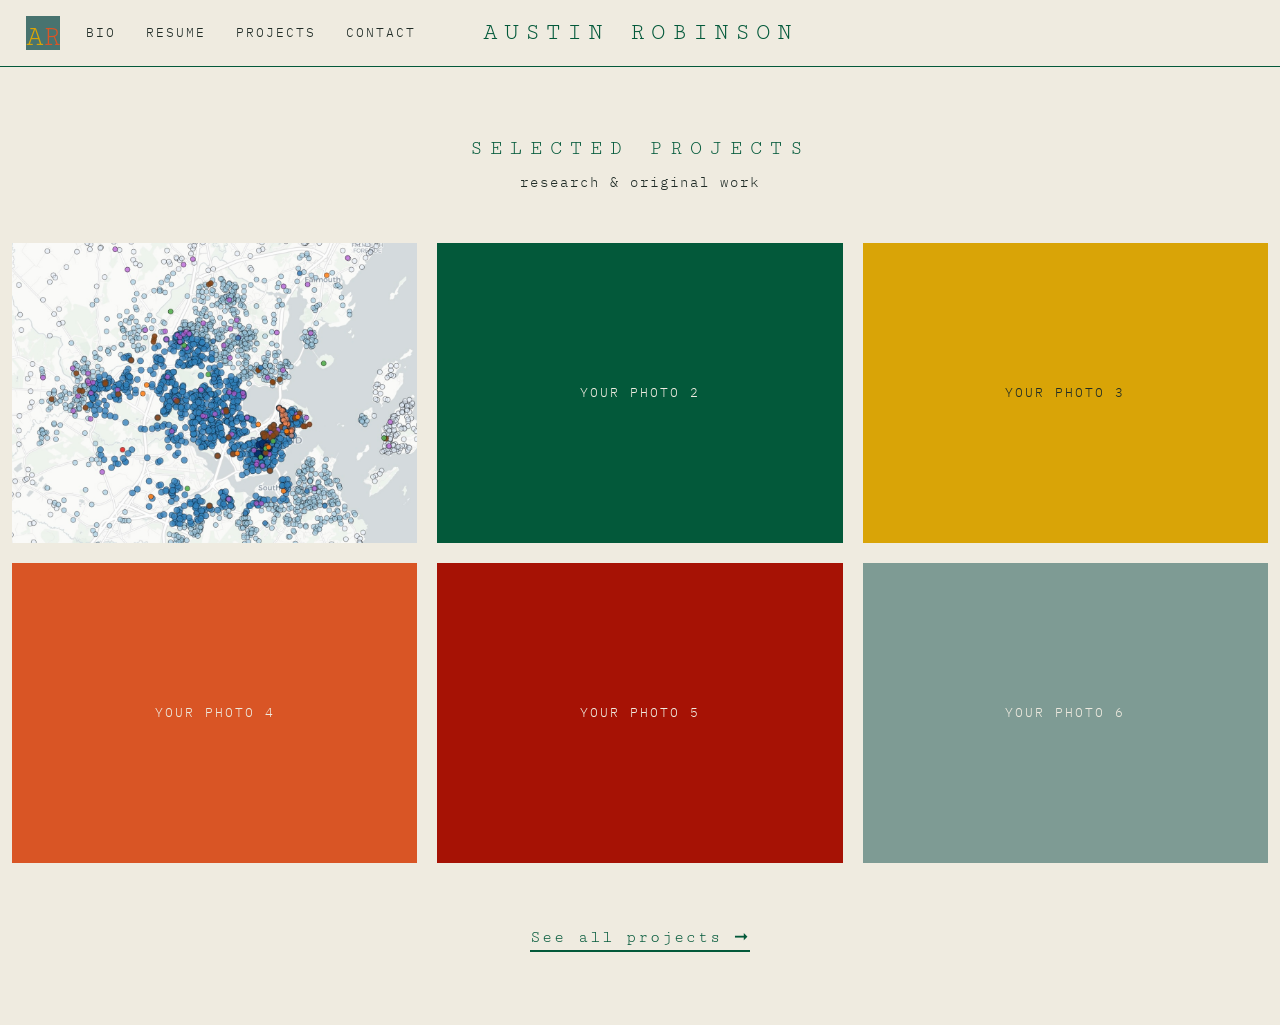
<file: index.html>
<!DOCTYPE html>
<html lang="en">
<head>
<meta charset="UTF-8">
<meta name="viewport" content="width=device-width, initial-scale=1.0">
<title>Austin Robinson</title>
<link rel="preconnect" href="https://fonts.googleapis.com">
<link href="https://fonts.googleapis.com/css2?family=Cutive+Mono&family=IBM+Plex+Mono:wght@300;400;500&display=swap" rel="stylesheet">
<link rel="stylesheet" href="style.css">
</head>
<body>

<nav>
  <a class="logo" href="index.html" aria-label="Home">
    <svg class="logo-mark" viewBox="0 0 34 34" xmlns="http://www.w3.org/2000/svg" aria-hidden="true">
      <rect x="0" y="0" width="34" height="34" fill="#48736F"/>
      <text x="0" y="29" font-family="'Cutive Mono', monospace" font-size="29" fill="#D9A407">A</text>
      <text x="17" y="29" font-family="'Cutive Mono', monospace" font-size="29" fill="#D95525">R</text>
    </svg>
  </a>
  <div class="nav-links">
    <a href="bio.html">bio</a>
    <a href="resume.html">resume</a>
    <a href="projects.html">projects</a>
    <a href="contact.html">contact</a>
  </div>
  <a class="nav-name" href="index.html">Austin Robinson</a>
</nav>

<section id="projects">
  <div class="section-head">
    <h2>Selected Projects</h2>
    <span>research &amp; original work</span>
  </div>

  <div class="projects">
    <!-- To use a real photo, replace the .ph div with:
         <img src="images/project-name.jpg" alt="Project name"> -->
    <a class="tile" href="https://austinrobinson.info/MRLBA_Final_Priority_Map_Enhanced.html"><img src="maine-map-screenshot.png" alt="Maine Priority Map"><div class="tile-caption">Maine Priority Map</div></a>
    <a class="tile" href="#"><div class="ph ph-2">Your photo 2</div><div class="tile-caption">Project title two</div></a>
    <a class="tile" href="#"><div class="ph ph-3">Your photo 3</div><div class="tile-caption">Project title three</div></a>
    <a class="tile" href="#"><div class="ph ph-4">Your photo 4</div><div class="tile-caption">Project title four</div></a>
    <a class="tile" href="#"><div class="ph ph-5">Your photo 5</div><div class="tile-caption">Project title five</div></a>
    <a class="tile" href="#"><div class="ph ph-6">Your photo 6</div><div class="tile-caption">Project title six</div></a>
  </div>

  <div class="more-link">
    <a href="projects.html">See all projects &#10142;</a>
  </div>
</section>

</body>
</html>
</file>
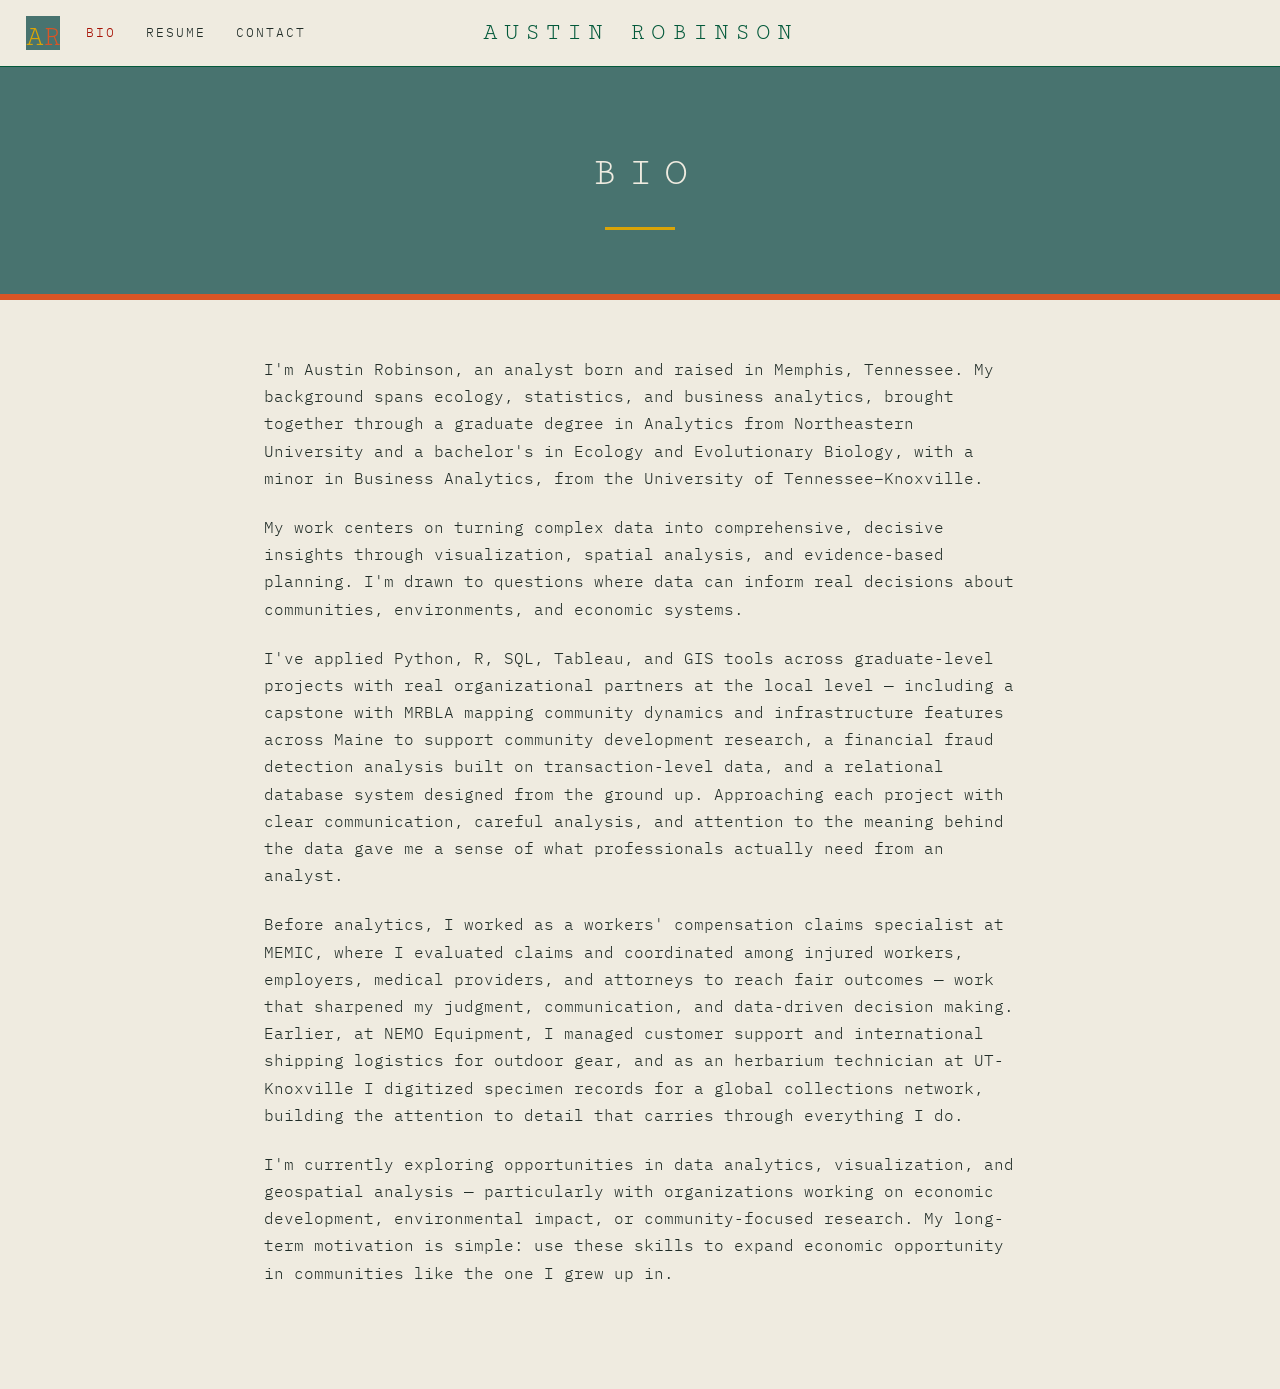
<file: bio.html>
<!DOCTYPE html>
<html lang="en">
<head>
<meta charset="UTF-8">
<meta name="viewport" content="width=device-width, initial-scale=1.0">
<title>Bio — Austin Robinson</title>
<link rel="preconnect" href="https://fonts.googleapis.com">
<link href="https://fonts.googleapis.com/css2?family=Cutive+Mono&family=IBM+Plex+Mono:wght@300;400;500&display=swap" rel="stylesheet">
<link rel="stylesheet" href="style.css">
</head>
<body>

<nav>
  <a class="logo" href="index.html" aria-label="Home">
    <svg class="logo-mark" viewBox="0 0 34 34" xmlns="http://www.w3.org/2000/svg" aria-hidden="true">
      <rect x="0" y="0" width="34" height="34" fill="#48736F"/>
      <text x="0" y="29" font-family="'Cutive Mono', monospace" font-size="29" fill="#D9A407">A</text>
      <text x="17" y="29" font-family="'Cutive Mono', monospace" font-size="29" fill="#D95525">R</text>
    </svg>
  </a>
  <div class="nav-links">
    <a href="bio.html" class="active">bio</a>
    <a href="resume.html">resume</a>
    <a href="contact.html">contact</a>
  </div>
  <a class="nav-name" href="index.html">Austin Robinson</a>
</nav>

<header class="page-head">
  <h1>Bio</h1>
  <div class="rule"></div>
</header>

<main class="content">
  <p>I'm Austin Robinson, an analyst born and raised in Memphis, Tennessee. My background spans ecology, statistics, and business analytics, brought together through a graduate degree in Analytics from Northeastern University and a bachelor's in Ecology and Evolutionary Biology, with a minor in Business Analytics, from the University of Tennessee&ndash;Knoxville.</p>

  <p>My work centers on turning complex data into comprehensive, decisive insights through visualization, spatial analysis, and evidence-based planning. I'm drawn to questions where data can inform real decisions about communities, environments, and economic systems.</p>

  <p>I've applied Python, R, SQL, Tableau, and GIS tools across graduate-level projects with real organizational partners at the local level &mdash; including a capstone with MRBLA mapping community dynamics and infrastructure features across Maine to support community development research, a financial fraud detection analysis built on transaction-level data, and a relational database system designed from the ground up. Approaching each project with clear communication, careful analysis, and attention to the meaning behind the data gave me a sense of what professionals actually need from an analyst.</p>

  <p>Before analytics, I worked as a workers' compensation claims specialist at MEMIC, where I evaluated claims and coordinated among injured workers, employers, medical providers, and attorneys to reach fair outcomes &mdash; work that sharpened my judgment, communication, and data-driven decision making. Earlier, at NEMO Equipment, I managed customer support and international shipping logistics for outdoor gear, and as an herbarium technician at UT-Knoxville I digitized specimen records for a global collections network, building the attention to detail that carries through everything I do.</p>

  <p>I'm currently exploring opportunities in data analytics, visualization, and geospatial analysis &mdash; particularly with organizations working on economic development, environmental impact, or community-focused research. My long-term motivation is simple: use these skills to expand economic opportunity in communities like the one I grew up in.</p>
</main>

</body>
</html>
</file>
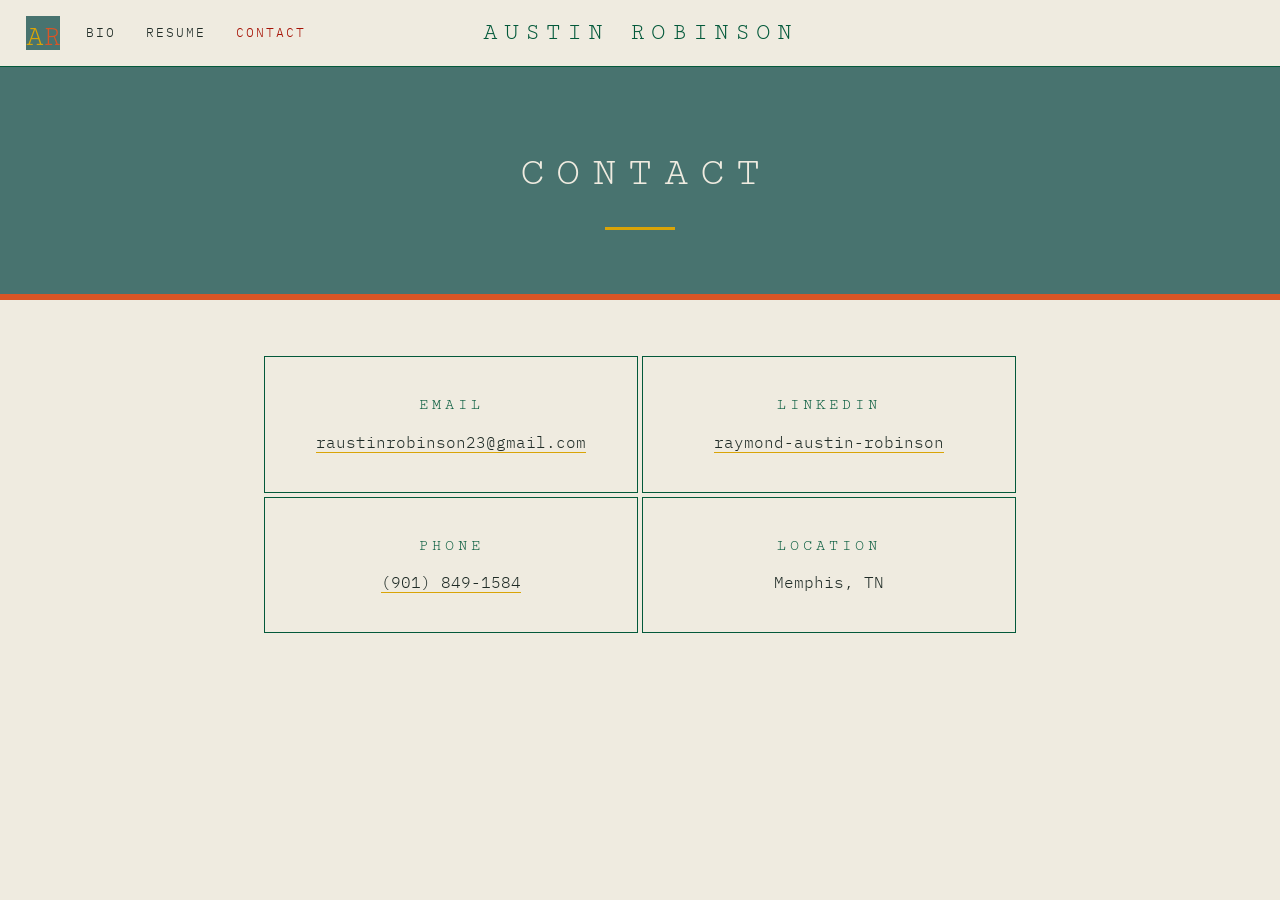
<file: contact.html>
<!DOCTYPE html>
<html lang="en">
<head>
<meta charset="UTF-8">
<meta name="viewport" content="width=device-width, initial-scale=1.0">
<title>Contact — Austin Robinson</title>
<link rel="preconnect" href="https://fonts.googleapis.com">
<link href="https://fonts.googleapis.com/css2?family=Cutive+Mono&family=IBM+Plex+Mono:wght@300;400;500&display=swap" rel="stylesheet">
<link rel="stylesheet" href="style.css">
</head>
<body>

<nav>
  <a class="logo" href="index.html" aria-label="Home">
    <svg class="logo-mark" viewBox="0 0 34 34" xmlns="http://www.w3.org/2000/svg" aria-hidden="true">
      <rect x="0" y="0" width="34" height="34" fill="#48736F"/>
      <text x="0" y="29" font-family="'Cutive Mono', monospace" font-size="29" fill="#D9A407">A</text>
      <text x="17" y="29" font-family="'Cutive Mono', monospace" font-size="29" fill="#D95525">R</text>
    </svg>
  </a>
  <div class="nav-links">
    <a href="bio.html">bio</a>
    <a href="resume.html">resume</a>
    <a href="contact.html" class="active">contact</a>
  </div>
  <a class="nav-name" href="index.html">Austin Robinson</a>
</nav>

<header class="page-head">
  <h1>Contact</h1>
  <div class="rule"></div>
</header>

<div class="contact-grid">
  <div class="contact-card">
    <h3>Email</h3>
    <a href="mailto:raustinrobinson23@gmail.com">raustinrobinson23@gmail.com</a>
  </div>
  <div class="contact-card">
    <h3>LinkedIn</h3>
    <a href="https://linkedin.com/in/raymond-austin-robinson" target="_blank" rel="noopener">raymond-austin-robinson</a>
  </div>
  <div class="contact-card">
    <h3>Phone</h3>
    <a href="tel:+19018491584">(901) 849-1584</a>
  </div>
  <div class="contact-card">
    <h3>Location</h3>
    <span>Memphis, TN</span>
  </div>
</div>

</body>
</html>
</file>
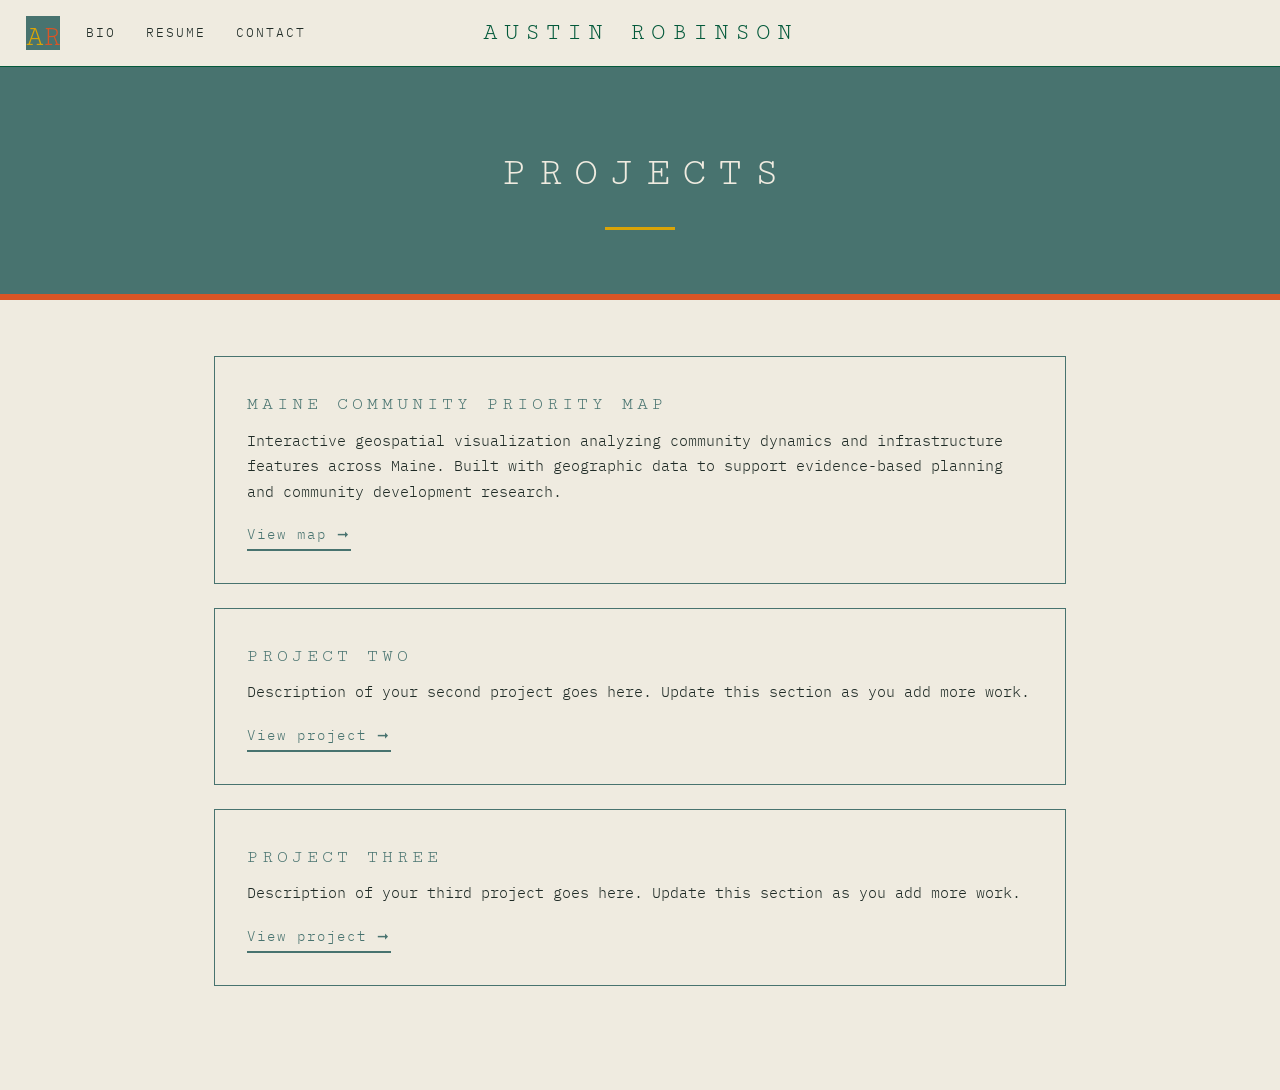
<file: projects.html>
<!DOCTYPE html>
<html lang="en">
<head>
<meta charset="UTF-8">
<meta name="viewport" content="width=device-width, initial-scale=1.0">
<title>Projects — Austin Robinson</title>
<link rel="preconnect" href="https://fonts.googleapis.com">
<link href="https://fonts.googleapis.com/css2?family=Cutive+Mono&family=IBM+Plex+Mono:wght@300;400;500&display=swap" rel="stylesheet">
<link rel="stylesheet" href="style.css">
<style>
  .projects-list {
    max-width: 900px;
    margin: 0 auto;
    padding: 56px 24px 80px;
  }
  .project-item {
    border: 1px solid #48736F;
    padding: 32px;
    margin-bottom: 24px;
    transition: background 0.2s, border-color 0.2s;
  }
  .project-item:hover {
    background: rgba(72, 115, 111, 0.08);
    border-color: #D95525;
  }
  .project-item h3 {
    font-family: 'Cutive Mono', monospace;
    font-weight: 400;
    font-size: 18px;
    letter-spacing: 4px;
    text-transform: uppercase;
    color: #48736F;
    margin-bottom: 8px;
  }
  .project-item p {
    font-size: 15px;
    margin-bottom: 16px;
  }
  .project-item a {
    display: inline-block;
    color: #48736F;
    border-bottom: 2px solid #48736F;
    font-size: 14px;
    letter-spacing: 2px;
    padding-bottom: 2px;
    transition: all 0.2s;
  }
  .project-item a:hover {
    color: #D95525;
    border-color: #D95525;
  }
</style>
</head>
<body>

<nav>
  <a class="logo" href="index.html" aria-label="Home">
    <svg class="logo-mark" viewBox="0 0 34 34" xmlns="http://www.w3.org/2000/svg" aria-hidden="true">
      <rect x="0" y="0" width="34" height="34" fill="#48736F"/>
      <text x="0" y="29" font-family="'Cutive Mono', monospace" font-size="29" fill="#D9A407">A</text>
      <text x="17" y="29" font-family="'Cutive Mono', monospace" font-size="29" fill="#D95525">R</text>
    </svg>
  </a>
  <div class="nav-links">
    <a href="bio.html">bio</a>
    <a href="resume.html">resume</a>
    <a href="contact.html">contact</a>
  </div>
  <a class="nav-name" href="index.html">Austin Robinson</a>
</nav>

<header class="page-head">
  <h1>Projects</h1>
  <div class="rule"></div>
</header>

<div class="projects-list">
  <div class="project-item">
    <h3>Maine Community Priority Map</h3>
    <p>Interactive geospatial visualization analyzing community dynamics and infrastructure features across Maine. Built with geographic data to support evidence-based planning and community development research.</p>
    <a href="MRLBA_Final_Priority_Map_Enhanced.html">View map &#10142;</a>
  </div>

  <div class="project-item">
    <h3>Project Two</h3>
    <p>Description of your second project goes here. Update this section as you add more work.</p>
    <a href="#">View project &#10142;</a>
  </div>

  <div class="project-item">
    <h3>Project Three</h3>
    <p>Description of your third project goes here. Update this section as you add more work.</p>
    <a href="#">View project &#10142;</a>
  </div>
</div>

</body>
</html>
</file>
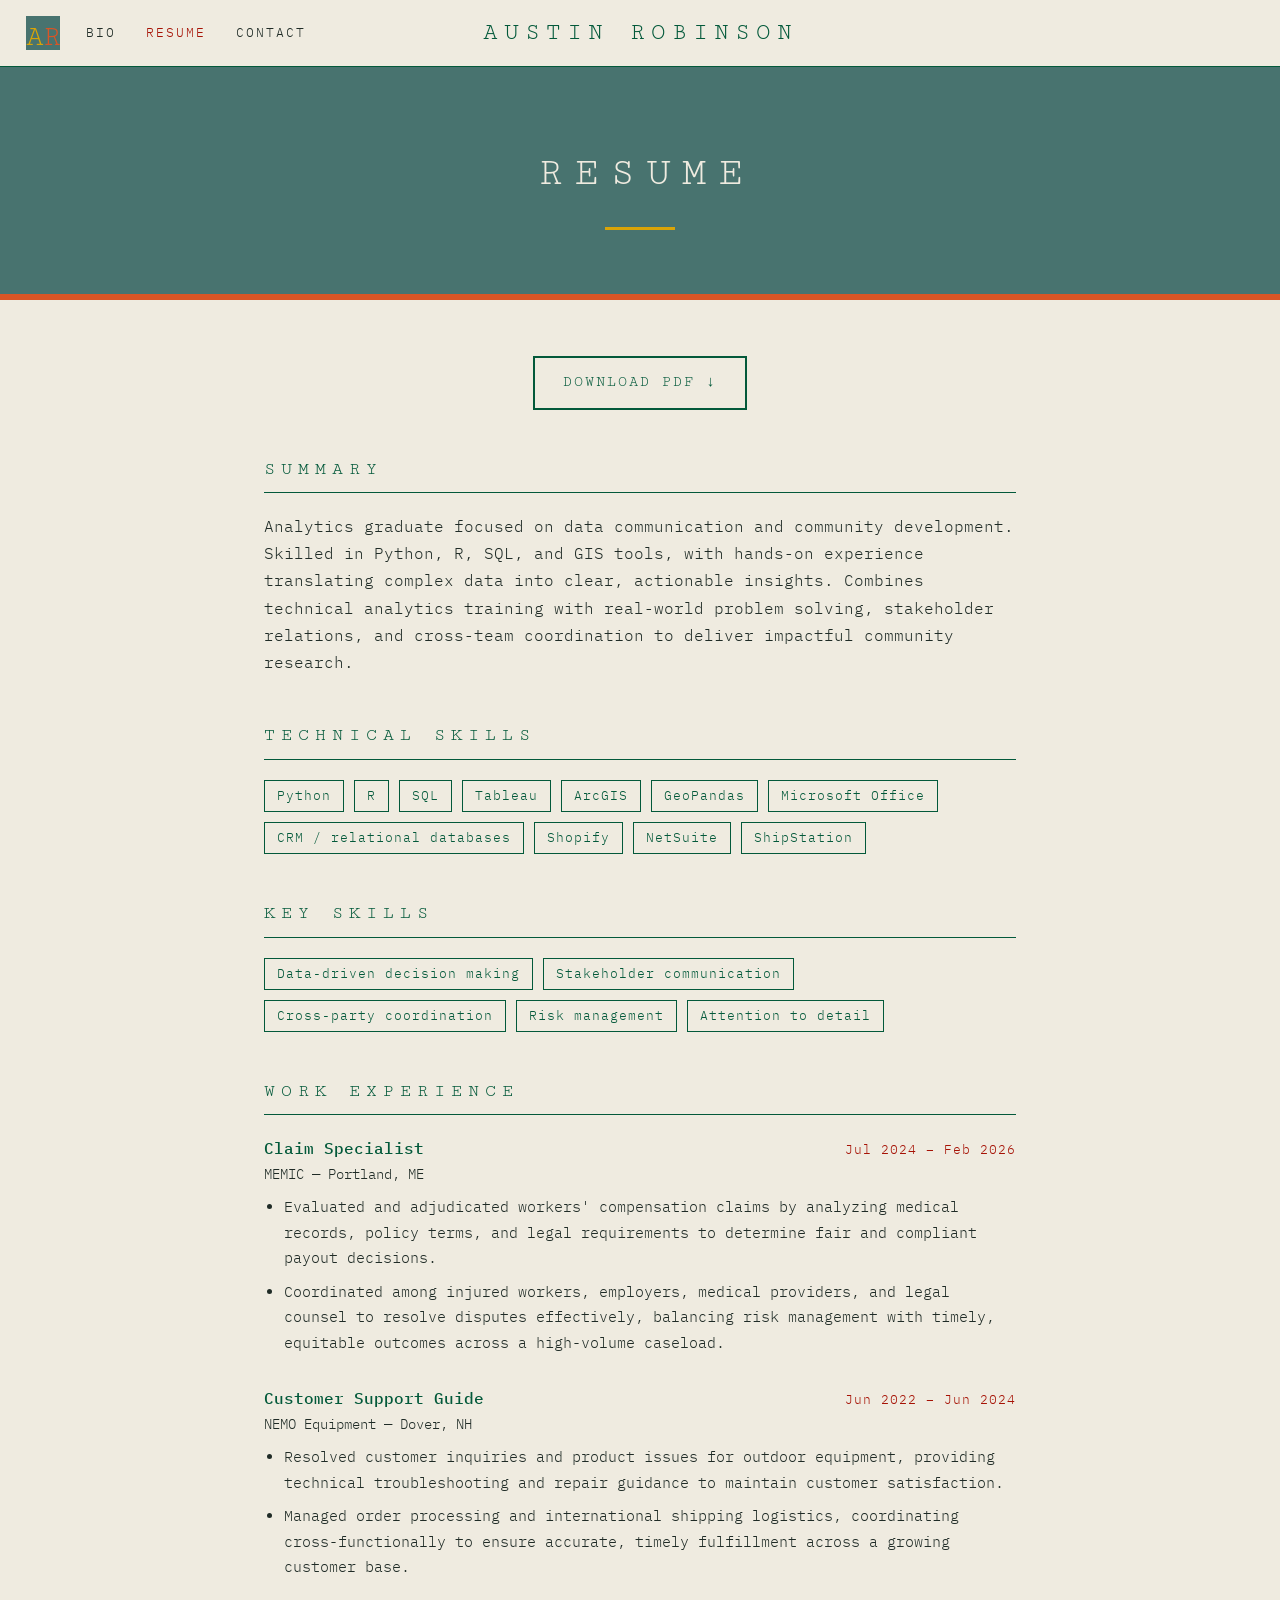
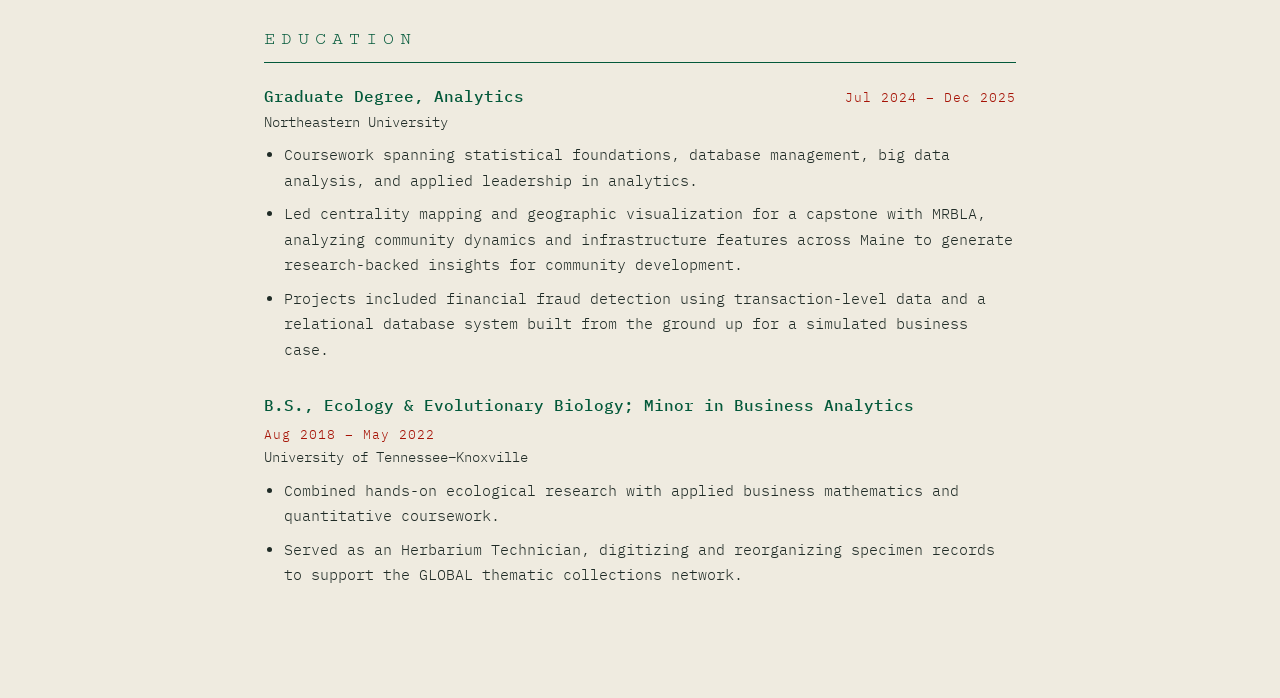
<file: resume.html>
<!DOCTYPE html>
<html lang="en">
<head>
<meta charset="UTF-8">
<meta name="viewport" content="width=device-width, initial-scale=1.0">
<title>Resume — Austin Robinson</title>
<link rel="preconnect" href="https://fonts.googleapis.com">
<link href="https://fonts.googleapis.com/css2?family=Cutive+Mono&family=IBM+Plex+Mono:wght@300;400;500&display=swap" rel="stylesheet">
<link rel="stylesheet" href="style.css">
</head>
<body>

<nav>
  <a class="logo" href="index.html" aria-label="Home">
    <svg class="logo-mark" viewBox="0 0 34 34" xmlns="http://www.w3.org/2000/svg" aria-hidden="true">
      <rect x="0" y="0" width="34" height="34" fill="#48736F"/>
      <text x="0" y="29" font-family="'Cutive Mono', monospace" font-size="29" fill="#D9A407">A</text>
      <text x="17" y="29" font-family="'Cutive Mono', monospace" font-size="29" fill="#D95525">R</text>
    </svg>
  </a>
  <div class="nav-links">
    <a href="bio.html">bio</a>
    <a href="resume.html" class="active">resume</a>
    <a href="contact.html">contact</a>
  </div>
  <a class="nav-name" href="index.html">Austin Robinson</a>
</nav>

<header class="page-head">
  <h1>Resume</h1>
  <div class="rule"></div>
</header>

<main class="content">
  <p style="text-align:center; margin-bottom: 40px;">
    <a class="btn" href="resume.pdf" download>Download PDF &#8595;</a>
  </p>

  <h2>Summary</h2>
  <p>Analytics graduate focused on data communication and community development. Skilled in Python, R, SQL, and GIS tools, with hands-on experience translating complex data into clear, actionable insights. Combines technical analytics training with real-world problem solving, stakeholder relations, and cross-team coordination to deliver impactful community research.</p>

  <h2>Technical Skills</h2>
  <div class="tags">
    <span>Python</span><span>R</span><span>SQL</span><span>Tableau</span>
    <span>ArcGIS</span><span>GeoPandas</span><span>Microsoft Office</span>
    <span>CRM / relational databases</span><span>Shopify</span><span>NetSuite</span><span>ShipStation</span>
  </div>

  <h2>Key Skills</h2>
  <div class="tags">
    <span>Data-driven decision making</span><span>Stakeholder communication</span>
    <span>Cross-party coordination</span><span>Risk management</span><span>Attention to detail</span>
  </div>

  <h2>Work Experience</h2>

  <div class="job">
    <div class="job-head">
      <h3>Claim Specialist</h3>
      <span class="dates">Jul 2024 &ndash; Feb 2026</span>
    </div>
    <div class="where">MEMIC &mdash; Portland, ME</div>
    <ul>
      <li>Evaluated and adjudicated workers' compensation claims by analyzing medical records, policy terms, and legal requirements to determine fair and compliant payout decisions.</li>
      <li>Coordinated among injured workers, employers, medical providers, and legal counsel to resolve disputes effectively, balancing risk management with timely, equitable outcomes across a high-volume caseload.</li>
    </ul>
  </div>

  <div class="job">
    <div class="job-head">
      <h3>Customer Support Guide</h3>
      <span class="dates">Jun 2022 &ndash; Jun 2024</span>
    </div>
    <div class="where">NEMO Equipment &mdash; Dover, NH</div>
    <ul>
      <li>Resolved customer inquiries and product issues for outdoor equipment, providing technical troubleshooting and repair guidance to maintain customer satisfaction.</li>
      <li>Managed order processing and international shipping logistics, coordinating cross-functionally to ensure accurate, timely fulfillment across a growing customer base.</li>
    </ul>
  </div>

  <h2>Education</h2>

  <div class="job">
    <div class="job-head">
      <h3>Graduate Degree, Analytics</h3>
      <span class="dates">Jul 2024 &ndash; Dec 2025</span>
    </div>
    <div class="where">Northeastern University</div>
    <ul>
      <li>Coursework spanning statistical foundations, database management, big data analysis, and applied leadership in analytics.</li>
      <li>Led centrality mapping and geographic visualization for a capstone with MRBLA, analyzing community dynamics and infrastructure features across Maine to generate research-backed insights for community development.</li>
      <li>Projects included financial fraud detection using transaction-level data and a relational database system built from the ground up for a simulated business case.</li>
    </ul>
  </div>

  <div class="job">
    <div class="job-head">
      <h3>B.S., Ecology &amp; Evolutionary Biology; Minor in Business Analytics</h3>
      <span class="dates">Aug 2018 &ndash; May 2022</span>
    </div>
    <div class="where">University of Tennessee&ndash;Knoxville</div>
    <ul>
      <li>Combined hands-on ecological research with applied business mathematics and quantitative coursework.</li>
      <li>Served as an Herbarium Technician, digitizing and reorganizing specimen records to support the GLOBAL thematic collections network.</li>
    </ul>
  </div>
</main>

</body>
</html>
</file>
<file: style.css>
/* ============================================================
   Austin Robinson — site stylesheet
   Palette: teal #48736F + green #03593A primary,
   gold #D9A407 / orange #D95525 / rust #A61205 as accents
   ============================================================ */

:root {
  --cream:  #EFEBE0;
  --teal:   #48736F;
  --green:  #03593A;
  --gold:   #D9A407;
  --orange: #D95525;
  --rust:   #A61205;
  --ink:    #1F2B26;
}

* { margin: 0; padding: 0; box-sizing: border-box; }

body {
  background: var(--cream);
  color: var(--ink);
  font-family: 'IBM Plex Mono', monospace;
  font-weight: 300;
  line-height: 1.7;
}

a { color: inherit; text-decoration: none; }

/* ---------- NAV ---------- */
nav {
  display: flex;
  align-items: center;
  padding: 16px 26px;
  border-bottom: 1px solid var(--green);
  background: var(--cream);
  position: sticky;
  top: 0;
  z-index: 10;
}
.logo {
  display: flex;
  align-items: center;
  margin-right: 26px;
}
.logo-mark {
  width: 34px;
  height: 34px;
  display: block;
  flex-shrink: 0;
}
.nav-links { display: flex; gap: 30px; }
.nav-links a {
  font-size: 13px;
  letter-spacing: 2px;
  text-transform: uppercase;
  transition: color 0.15s;
}
.nav-links a:hover,
.nav-links a.active { color: var(--rust); }
.nav-name {
  position: absolute;
  left: 50%;
  top: 50%;
  transform: translate(-50%, -50%);
  font-family: 'Cutive Mono', monospace;
  font-size: 24px;
  letter-spacing: 6px;
  text-transform: uppercase;
  color: var(--green);
  white-space: nowrap;
}

/* ---------- SECTION HEADING ---------- */
.section-head {
  text-align: center;
  padding: 64px 20px 40px;
}
.section-head h2 {
  font-family: 'Cutive Mono', monospace;
  font-weight: 400;
  font-size: 20px;
  letter-spacing: 8px;
  text-transform: uppercase;
  color: var(--green);
}
.section-head span {
  display: block;
  margin-top: 6px;
  font-size: 14px;
  letter-spacing: 2px;
}

/* ---------- PROJECT GRID ---------- */
.projects {
  display: grid;
  grid-template-columns: repeat(3, 1fr);
  gap: 4px;
  padding: 0 4px 4px;
}
.tile {
  position: relative;
  aspect-ratio: 4 / 3;
  overflow: hidden;
  display: flex;
  align-items: center;
  justify-content: center;
  padding: 8px;
}
.tile img {
  width: 100%;
  height: 100%;
  object-fit: cover;
  display: block;
  transition: transform 0.4s ease;
}
.tile:hover {
  background: #2d504a;
}
.tile:hover img {
  transform: scale(1.04);
  opacity: 0.3;
}

/* placeholder art — delete once real images are in */
.ph {
  width: 100%; height: 100%;
  display: flex;
  align-items: center;
  justify-content: center;
  font-size: 13px;
  letter-spacing: 2px;
  text-transform: uppercase;
}
.ph-1 { background: var(--teal);   color: var(--cream); }
.ph-2 { background: var(--green);  color: var(--cream); }
.ph-3 { background: var(--gold);   color: var(--ink); }
.ph-4 { background: var(--orange); color: var(--cream); }
.ph-5 { background: var(--rust);   color: var(--cream); }
.ph-6 { background: #7E9B94;       color: var(--cream); }

.tile-caption {
  position: absolute;
  left: 0; right: 0; bottom: 0;
  background: var(--cream);
  border-top: 1px solid var(--green);
  padding: 10px 16px;
  font-size: 13px;
  letter-spacing: 2px;
  text-transform: uppercase;
  transform: translateY(100%);
  transition: transform 0.25s ease;
}
.tile:hover .tile-caption { transform: translateY(0); }

.more-link {
  text-align: center;
  padding: 48px 20px 72px;
}
.more-link a {
  font-family: 'Cutive Mono', monospace;
  font-size: 17px;
  letter-spacing: 2px;
  color: var(--green);
  border-bottom: 2px solid var(--green);
  padding-bottom: 3px;
}
.more-link a:hover { color: var(--rust); border-color: var(--rust); }

/* ---------- INNER PAGE HEADER ---------- */
.page-head {
  background: var(--teal);
  text-align: center;
  padding: 72px 20px 64px;
  border-bottom: 6px solid var(--orange);
}
.page-head h1 {
  font-family: 'Cutive Mono', monospace;
  font-weight: 400;
  font-size: clamp(24px, 3.4vw, 40px);
  letter-spacing: 12px;
  text-indent: 12px;
  text-transform: uppercase;
  color: var(--cream);
}
.page-head .rule {
  width: 70px;
  height: 3px;
  background: var(--gold);
  margin: 20px auto 0;
}

/* ---------- PROSE / CONTENT ---------- */
.content {
  max-width: 800px;
  margin: 0 auto;
  padding: 56px 24px 80px;
}
.content p { margin-bottom: 22px; font-size: 16px; }
.content h2 {
  font-family: 'Cutive Mono', monospace;
  font-weight: 400;
  font-size: 18px;
  letter-spacing: 6px;
  text-transform: uppercase;
  color: var(--green);
  border-bottom: 1px solid var(--green);
  padding-bottom: 8px;
  margin: 44px 0 20px;
}
.content h2:first-child { margin-top: 0; }

/* ---------- RESUME ---------- */
.tags { display: flex; flex-wrap: wrap; gap: 10px; margin-bottom: 8px; }
.tags span {
  border: 1px solid var(--green);
  color: var(--green);
  padding: 4px 12px;
  font-size: 13px;
  letter-spacing: 1px;
}
.job { margin-bottom: 30px; }
.job-head {
  display: flex;
  justify-content: space-between;
  align-items: baseline;
  flex-wrap: wrap;
  gap: 4px;
}
.job-head h3 {
  font-weight: 500;
  font-size: 16px;
  color: var(--green);
}
.job-head .dates {
  font-size: 13px;
  letter-spacing: 1px;
  color: var(--rust);
}
.job .where { font-size: 14px; margin-bottom: 8px; }
.job ul { margin: 8px 0 0 20px; }
.job li { margin-bottom: 8px; font-size: 15px; }

.btn {
  display: inline-block;
  font-family: 'Cutive Mono', monospace;
  font-size: 15px;
  letter-spacing: 2px;
  text-transform: uppercase;
  color: var(--green);
  border: 2px solid var(--green);
  padding: 12px 28px;
  transition: background 0.15s, color 0.15s;
}
.btn:hover { background: var(--green); color: var(--cream); }

/* ---------- CONTACT ---------- */
.contact-grid {
  display: grid;
  grid-template-columns: repeat(2, 1fr);
  gap: 4px;
  max-width: 800px;
  margin: 0 auto;
  padding: 56px 24px 80px;
}
.contact-card {
  border: 1px solid var(--green);
  padding: 36px 24px;
  text-align: center;
}
.contact-card h3 {
  font-family: 'Cutive Mono', monospace;
  font-weight: 400;
  font-size: 15px;
  letter-spacing: 4px;
  text-transform: uppercase;
  color: var(--green);
  margin-bottom: 10px;
}
.contact-card a { border-bottom: 1px solid var(--gold); }
.contact-card a:hover { color: var(--rust); border-color: var(--rust); }

/* ---------- RESPONSIVE ---------- */
@media (max-width: 900px) {
  .projects { grid-template-columns: repeat(2, 1fr); }
  .nav-links { gap: 16px; }
  .nav-links a { font-size: 12px; }
  .nav-name {
    position: static;
    transform: none;
    margin-left: auto;
    font-size: 16px;
    letter-spacing: 2px;
  }
}
@media (max-width: 560px) {
  .projects { grid-template-columns: 1fr; }
  .contact-grid { grid-template-columns: 1fr; }
}
</file>
